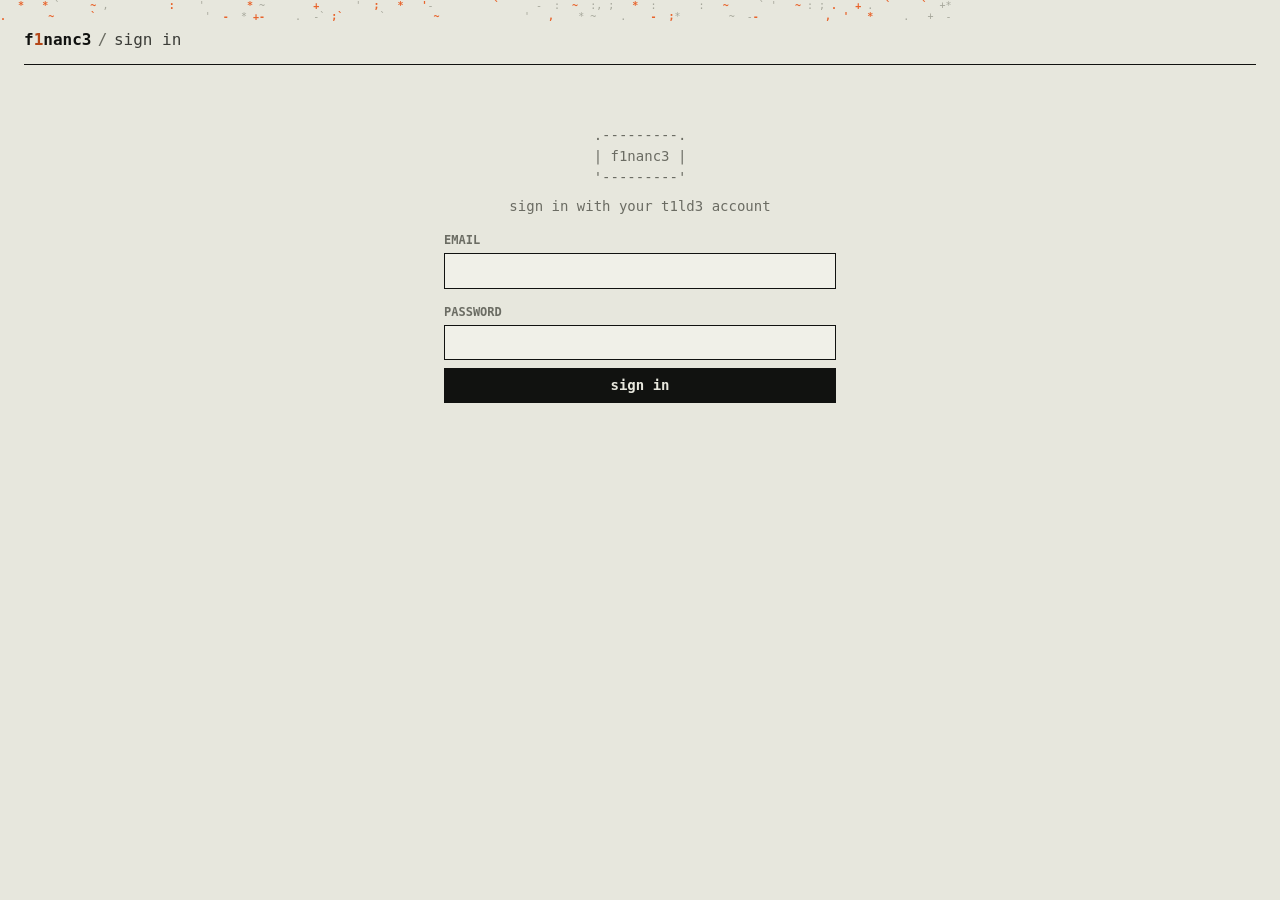
<file: index.html>
<!doctype html>
<html lang="en">
<head>
  <meta charset="utf-8">
  <!-- Only f1nanc3's own code runs, and it only talks to its own server
       (plus the stand-in server when testing on localhost). The inline
       theme script is allowed by its hash: change it, change the hash
       (tests/logic.mjs checks). -->
  <meta http-equiv="Content-Security-Policy" content="default-src 'none'; script-src 'self' 'sha256-xzktn2kr06WTkr8M+Xzodt7b7i8k+cR5CYwsTnSXwCk='; style-src 'self' 'unsafe-inline'; img-src 'self' data: blob:; font-src 'self'; manifest-src 'self'; worker-src 'self'; connect-src 'self' https://zuzpyrwoovdavbuqrqpx.supabase.co http://localhost:8766; form-action 'self'; base-uri 'none'; object-src 'none'">
  <meta name="referrer" content="no-referrer">
  <meta name="viewport" content="width=device-width, initial-scale=1, viewport-fit=cover">
  <title>f1nanc3</title>
  <meta name="description" content="f1nanc3: where your money goes, from your bank statements.">
  <meta name="theme-color" content="#E7E7DD" media="(prefers-color-scheme: light)">
  <meta name="theme-color" content="#121311" media="(prefers-color-scheme: dark)">
  <meta name="apple-mobile-web-app-capable" content="yes">
  <meta name="apple-mobile-web-app-title" content="f1nanc3">
  <meta name="apple-mobile-web-app-status-bar-style" content="black-translucent">
  <meta name="robots" content="noindex">
  <link rel="manifest" href="manifest.webmanifest">
  <link rel="apple-touch-icon" href="icons/icon-180.png">
  <link rel="icon" href="icons/icon-192.png">
  <!-- The page's colour before the stylesheet loads, so it never flashes white. -->
  <style>html { background: #E7E7DD; } @media (prefers-color-scheme: dark) { html:not([data-theme="day"]) { background: #121311; } } html[data-theme="night"] { background: #121311; }</style>
  <!-- The day/night choice (js/theme.js), applied before anything draws. -->
  <script>try { var t = localStorage.getItem("f1nanc3.theme"); if (t === "day" || t === "night") document.documentElement.dataset.theme = t; } catch (e) {}</script>
  <link rel="stylesheet" href="style.css">
  <script type="module" src="js/app.js"></script>
</head>
<body>
  <header>
    <pre class="noise" aria-hidden="true"></pre>
    <div class="bar">
      <div class="trail"></div>
      <a href="#/ask" class="ask-link" aria-label="ask a question" title="ask (press /)" hidden>&gt;_</a>
      <button type="button" class="eye" data-action="privacy" aria-label="hide amounts" aria-pressed="false" hidden><svg viewBox="0 0 24 24" width="22" height="22" aria-hidden="true"><path d="M2 12s3.6-7 10-7 10 7 10 7-3.6 7-10 7S2 12 2 12z" fill="none" stroke="currentColor" stroke-width="2"/><circle cx="12" cy="12" r="3" fill="currentColor"/><line class="slash" x1="4" y1="20" x2="20" y2="4" stroke="currentColor" stroke-width="2"/></svg></button>
      <a href="#/settings" class="cog" aria-label="settings" hidden>⚙</a>
    </div>
  </header>
  <p class="banner" hidden></p>
  <main></main>
  <nav hidden>
    <a href="#/">overview</a>
    <a href="#/tx">list</a>
    <a href="#/budget">budget</a>
    <a href="#/subs">subs</a>
    <a href="#/charts">charts</a>
  </nav>
</body>
</html>
</file>
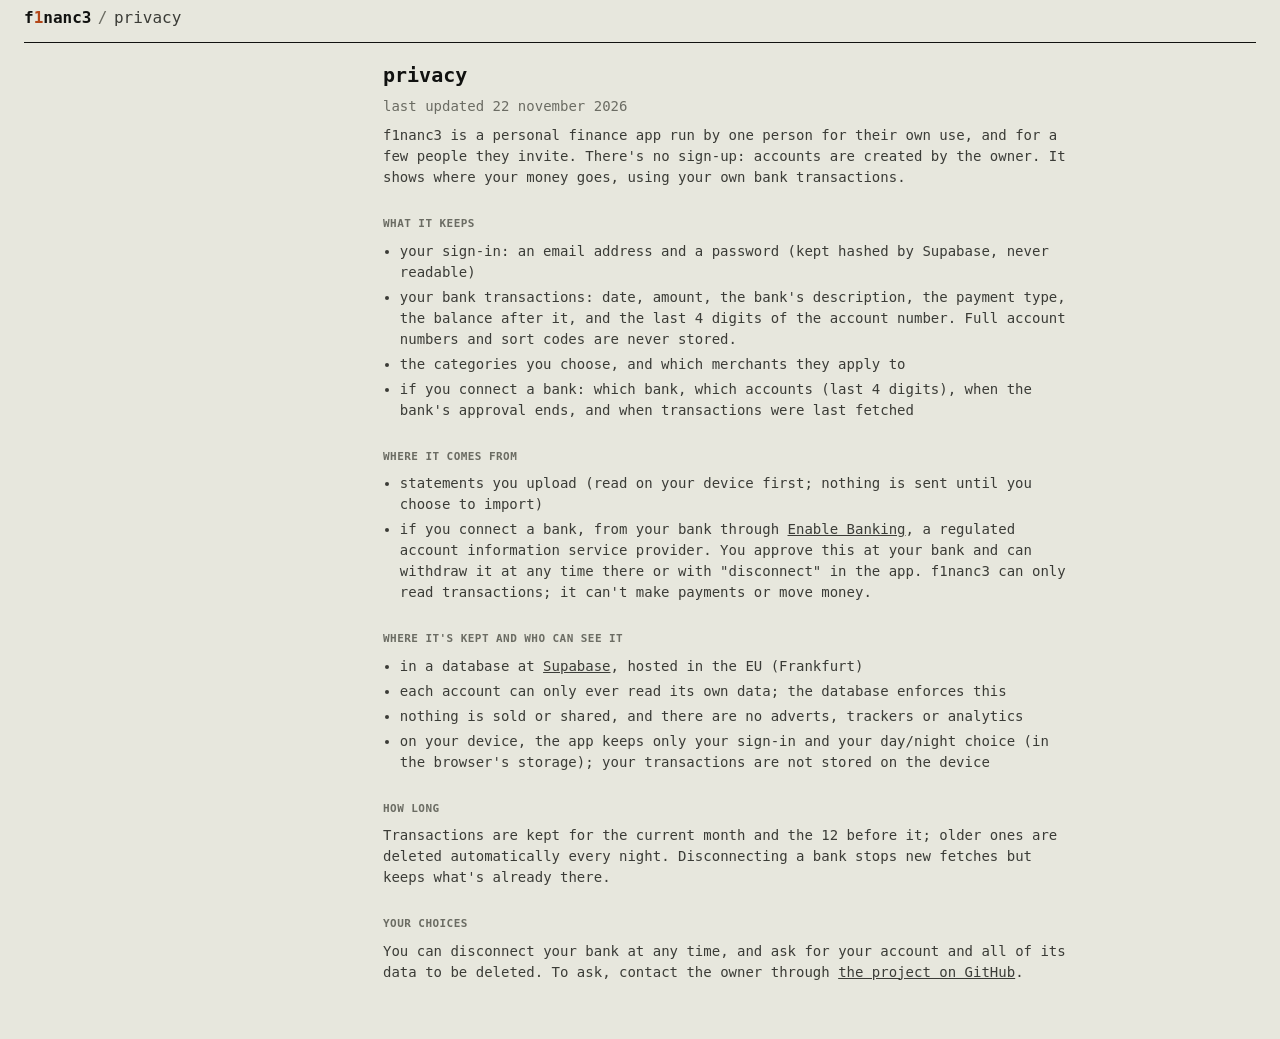
<file: privacy.html>
<!doctype html>
<html lang="en">
<head>
  <meta charset="utf-8">
  <meta http-equiv="Content-Security-Policy" content="default-src 'none'; style-src 'self' 'unsafe-inline'; img-src 'self'; base-uri 'none'; form-action 'none'">
  <meta name="referrer" content="no-referrer">
  <meta name="viewport" content="width=device-width, initial-scale=1">
  <title>f1nanc3 privacy</title>
  <meta name="robots" content="noindex">
  <link rel="icon" href="icons/icon-192.png">
  <link rel="stylesheet" href="style.css">
  <style>main.legal { max-width: 720px; margin: 0 auto; } .legal h2 { margin-top: 28px; } .legal li { list-style: disc; margin: 4px 0 4px 1.2em; }</style>
</head>
<body>
  <header><div class="bar"><div class="trail"><a href="./" class="home">f<span class="one">1</span>nanc3</a><span class="slash">/</span><span>privacy</span></div></div></header>
  <main class="legal">
    <h1>privacy</h1>
    <p class="muted">last updated 22 november 2026</p>

    <p>f1nanc3 is a personal finance app run by one person for their own use, and for a few people they invite. There's no sign-up: accounts are created by the owner. It shows where your money goes, using your own bank transactions.</p>

    <h2>what it keeps</h2>
    <ul>
      <li>your sign-in: an email address and a password (kept hashed by Supabase, never readable)</li>
      <li>your bank transactions: date, amount, the bank's description, the payment type, the balance after it, and the last 4 digits of the account number. Full account numbers and sort codes are never stored.</li>
      <li>the categories you choose, and which merchants they apply to</li>
      <li>if you connect a bank: which bank, which accounts (last 4 digits), when the bank's approval ends, and when transactions were last fetched</li>
    </ul>

    <h2>where it comes from</h2>
    <ul>
      <li>statements you upload (read on your device first; nothing is sent until you choose to import)</li>
      <li>if you connect a bank, from your bank through <a href="https://enablebanking.com/">Enable Banking</a>, a regulated account information service provider. You approve this at your bank and can withdraw it at any time there or with "disconnect" in the app. f1nanc3 can only read transactions; it can't make payments or move money.</li>
    </ul>

    <h2>where it's kept and who can see it</h2>
    <ul>
      <li>in a database at <a href="https://supabase.com/">Supabase</a>, hosted in the EU (Frankfurt)</li>
      <li>each account can only ever read its own data; the database enforces this</li>
      <li>nothing is sold or shared, and there are no adverts, trackers or analytics</li>
      <li>on your device, the app keeps only your sign-in and your day/night choice (in the browser's storage); your transactions are not stored on the device</li>
    </ul>

    <h2>how long</h2>
    <p>Transactions are kept for the current month and the 12 before it; older ones are deleted automatically every night. Disconnecting a bank stops new fetches but keeps what's already there.</p>

    <h2>your choices</h2>
    <p>You can disconnect your bank at any time, and ask for your account and all of its data to be deleted. To ask, contact the owner through <a href="https://github.com/kayym33/f1nanc3">the project on GitHub</a>.</p>
  </main>
</body>
</html>
</file>
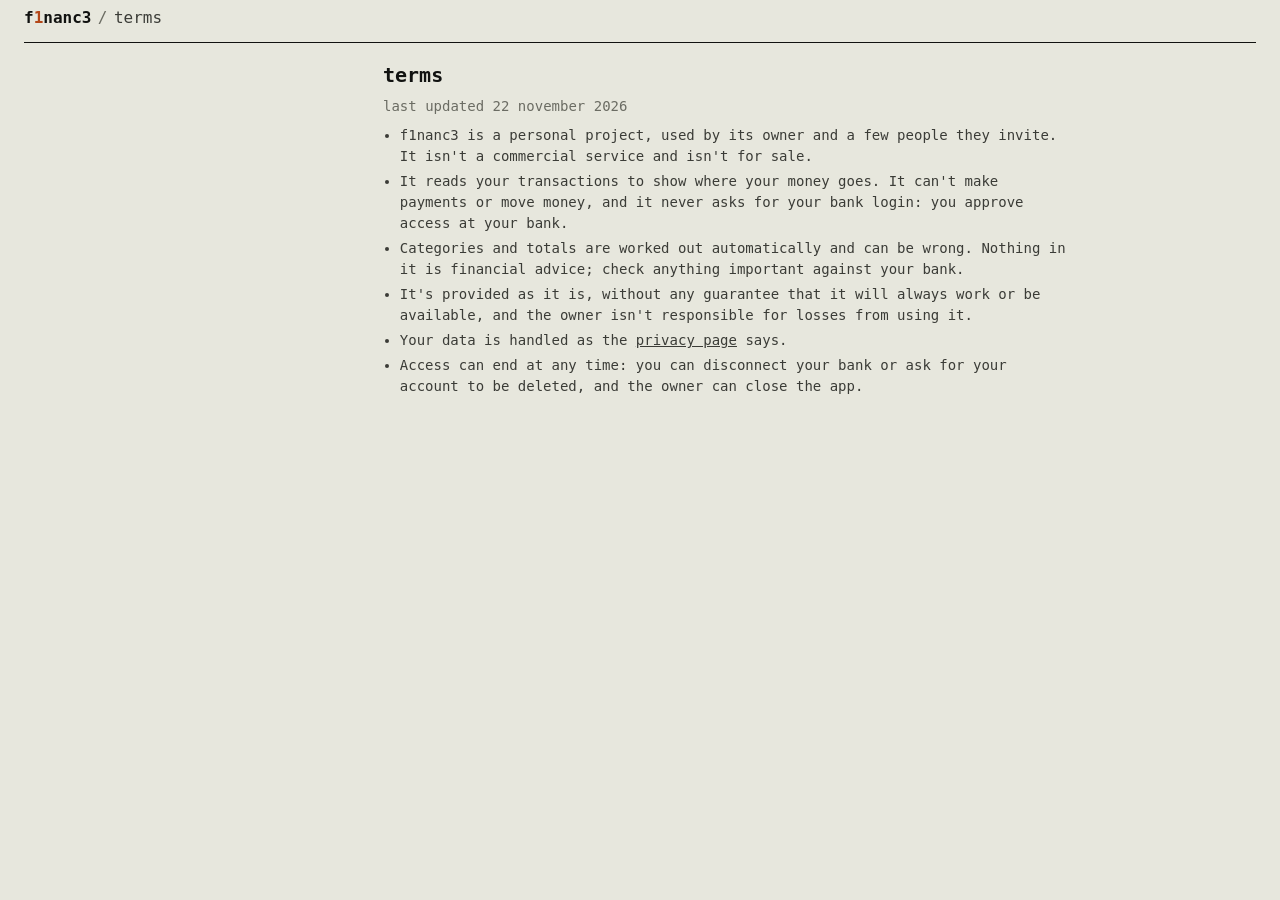
<file: terms.html>
<!doctype html>
<html lang="en">
<head>
  <meta charset="utf-8">
  <meta http-equiv="Content-Security-Policy" content="default-src 'none'; style-src 'self' 'unsafe-inline'; img-src 'self'; base-uri 'none'; form-action 'none'">
  <meta name="referrer" content="no-referrer">
  <meta name="viewport" content="width=device-width, initial-scale=1">
  <title>f1nanc3 terms</title>
  <meta name="robots" content="noindex">
  <link rel="icon" href="icons/icon-192.png">
  <link rel="stylesheet" href="style.css">
  <style>main.legal { max-width: 720px; margin: 0 auto; } .legal h2 { margin-top: 28px; } .legal li { list-style: disc; margin: 4px 0 4px 1.2em; }</style>
</head>
<body>
  <header><div class="bar"><div class="trail"><a href="./" class="home">f<span class="one">1</span>nanc3</a><span class="slash">/</span><span>terms</span></div></div></header>
  <main class="legal">
    <h1>terms</h1>
    <p class="muted">last updated 22 november 2026</p>

    <ul>
      <li>f1nanc3 is a personal project, used by its owner and a few people they invite. It isn't a commercial service and isn't for sale.</li>
      <li>It reads your transactions to show where your money goes. It can't make payments or move money, and it never asks for your bank login: you approve access at your bank.</li>
      <li>Categories and totals are worked out automatically and can be wrong. Nothing in it is financial advice; check anything important against your bank.</li>
      <li>It's provided as it is, without any guarantee that it will always work or be available, and the owner isn't responsible for losses from using it.</li>
      <li>Your data is handled as the <a href="privacy.html">privacy page</a> says.</li>
      <li>Access can end at any time: you can disconnect your bank or ask for your account to be deleted, and the owner can close the app.</li>
    </ul>
  </main>
</body>
</html>
</file>
<file: style.css>
/* t1ld3's look (bone and ink, monospace, square corners, one accent
   colour), taken from t1ld3's phone/style.css. Day and night follow the
   device. The accent is t1ld3's default orange. */
:root {
  --background: #E7E7DD;
  --ink: #111210;
  --ink-soft: #3B3C37;
  --muted: #6B6C63;
  --faint: #A6A79B;
  --rule: #CBCBBF;
  --hover: #D8D8CD;
  --field: #F0F0E8;
  --accent: #E8642C;
  --accent-text: #B44718;
  --warning: #B44718;
  --mono: ui-monospace, "SF Mono", Menlo, "DejaVu Sans Mono", monospace;
  color-scheme: light;
}

@media (prefers-color-scheme: dark) {
  :root:not([data-theme="day"]) {
    --background: #121311;
    --ink: #E7E7DD;
    --ink-soft: #C6C6BA;
    --muted: #8F9086;
    --faint: #4D4E47;
    --rule: #33342F;
    --hover: #262722;
    --field: #1B1C19;
    --warning: #F08A5D;
    --accent-text: #F08A5D;
    color-scheme: dark;
  }
}

:root[data-theme="night"] {
  --background: #121311;
  --ink: #E7E7DD;
  --ink-soft: #C6C6BA;
  --muted: #8F9086;
  --faint: #4D4E47;
  --rule: #33342F;
  --hover: #262722;
  --field: #1B1C19;
  --warning: #F08A5D;
  --accent-text: #F08A5D;
  color-scheme: dark;
}

* { box-sizing: border-box; }

html {
  /* Below a short page the browser shows html's background, not body's.
     index.html sets it from the system theme so the first paint isn't
     white; this follows the app's own day/night choice once it loads, or
     a day app on a dark phone shows black between the page and the tabs. */
  background: var(--background);
  -webkit-text-size-adjust: 100%;
  /* No double-tap zoom, and no rubber-band bounce past the ends: an app's
     pages stay put (pull-to-sync is the app's own, in gestures.js). */
  touch-action: manipulation;
  overscroll-behavior: none;
}

body {
  margin: 0;
  background: var(--background);
  color: var(--ink-soft);
  font: 15px/1.5 var(--mono);
  /* Room for the tab bar, which reaches down past the home indicator. */
  padding-bottom: calc(52px + env(safe-area-inset-bottom) / 2);
  -webkit-tap-highlight-color: transparent;
  overscroll-behavior: none;
  /* Buttons and labels aren't text to select, and long-pressing a link
     shouldn't pop up a preview. */
  -webkit-user-select: none;
  user-select: none;
  -webkit-touch-callout: none;
  transition: padding-bottom 200ms;
}

/* What you'd want to copy stays selectable. */
input, textarea, .raw {
  -webkit-user-select: text;
  user-select: text;
}

a { color: inherit; }

header {
  position: sticky;
  top: 0;
  z-index: 2;
  background: var(--background);
  padding-top: env(safe-area-inset-top);
}

.noise {
  margin: 0;
  height: 2.2em;
  overflow: hidden;
  color: var(--faint);
  font-size: 10px;
  line-height: 1.1;
  white-space: pre;
  user-select: none;
}

.bar {
  display: flex;
  align-items: center;
  gap: 12px;
  margin: 0 16px;
  padding: 6px 0 10px;
  border-bottom: 1px solid var(--ink);
}

.trail {
  flex: 1;
  min-width: 0;
  overflow: hidden;
  white-space: nowrap;
  text-overflow: ellipsis;
  font-size: 17px;
  color: var(--ink-soft);
}

.trail a { text-decoration: none; color: var(--muted); }
.trail .home { color: var(--ink); font-weight: 700; }
.trail .home .one { color: var(--accent-text); }
.trail .slash { color: var(--muted); margin: 0 0.4em; }

.status { color: var(--warning); font-weight: 700; min-width: 1ch; }

main { padding: 16px 16px 24px; }

h1 { color: var(--ink); font-size: 22px; line-height: 1.25; margin: 0; }
h2 {
  color: var(--muted);
  font-size: 11px;
  font-weight: 700;
  letter-spacing: 0.04em;
  text-transform: uppercase;
  margin: 26px 0 8px;
}
h3 { color: var(--ink); font-size: 14px; margin: 16px 0 6px; }
h3.now::after { content: "  ●"; color: var(--accent); }
p { margin: 8px 0; }

.muted { color: var(--muted); }
.faint { color: var(--faint); }
.faded { color: var(--muted); }
.hint { color: var(--muted); font-size: 12px; font-style: italic; }
.label { color: var(--muted); font-size: 11px; font-weight: 700; text-transform: uppercase; }
.center { text-align: center; }
.error { color: var(--warning); }
.flash { border-left: 3px solid var(--accent); padding-left: 10px; color: var(--ink); }
.art { color: var(--muted); margin: 16px 0; font: inherit; }
.art.center { display: table; margin: 40px auto 8px; }
code { font: inherit; color: var(--ink); }

.today { color: var(--ink); font-size: 17px; margin-top: 4px; }
.briefing { color: var(--ink-soft); }

/* Buttons: outlined, or solid ink for the main action. */
.button, .chip {
  appearance: none;
  font: inherit;
  border-radius: 0;
  border: 1px solid var(--ink);
  background: transparent;
  color: var(--ink);
  font-weight: 700;
  padding: 9px 16px;
  min-height: 42px;
}
.button.solid { background: var(--ink); color: var(--background); }
.button.small { border: 0; color: var(--muted); font-weight: 400; min-height: 0; padding: 4px 0; }
.button.wide { width: 100%; margin-top: 8px; }
.button:active, .chip:active { background: var(--hover); }
.button.solid:active { background: var(--ink-soft); }
.button:disabled { opacity: 0.6; }

.row-buttons { display: flex; flex-wrap: wrap; align-items: center; gap: 8px; margin: 12px 0; }
.row-buttons.bottom { margin-top: 28px; }
.spacer { flex: 1; }

.section-head { display: flex; align-items: baseline; gap: 12px; }
.section-head h2 { margin-right: 0; }
.section-head .button.small { margin-left: auto; }

.chips { display: flex; flex-wrap: wrap; gap: 6px; }
.chip { border-color: var(--rule); color: var(--ink-soft); font-weight: 400; min-height: 36px; padding: 5px 12px; }
.chip.on { background: var(--ink); border-color: var(--ink); color: var(--background); }
.chip .swatch { display: inline-block; width: 12px; height: 12px; margin-right: 6px; vertical-align: -1px; box-shadow: inset 0 0 0 1px rgba(0, 0, 0, 0.18); }

.picker { display: flex; align-items: center; gap: 4px; }
.picker .muted { margin-right: 6px; }
.picker .chip { min-width: 40px; border-color: var(--ink); }

/* Fields: 16px text, or iOS zooms in on focus. */
input, select, textarea {
  font: 16px/1.4 var(--mono);
  color: var(--ink);
  background: var(--field);
  border: 1px solid var(--ink);
  border-radius: 0;
  padding: 10px;
  width: 100%;
  -webkit-appearance: none;
  appearance: none;
}
input::placeholder, textarea::placeholder { color: var(--muted); }
select { min-height: 44px; }
.select-row { display: flex; align-items: center; gap: 10px; position: relative; }
/* Fields lose their native look, so the menu draws its own arrow. */
.select-row .caret { position: absolute; right: 12px; pointer-events: none; color: var(--ink); }
.select-row .swatch { width: 28px; height: 28px; flex: none; box-shadow: inset 0 0 0 1px rgba(0, 0, 0, 0.18); }
.select-row select { flex: 1; min-width: 0; padding-right: 34px; }
input:focus, select:focus, textarea:focus { outline: 2px solid var(--accent); outline-offset: -2px; }
input[type="date"], input[type="time"] { min-height: 44px; }

.search { margin: 4px 0 4px; }
input[type="search"]::-webkit-search-cancel-button { display: none; }
.add { margin: 8px 0 4px; }

.editor label { display: block; margin: 14px 0 0; color: var(--muted); font-size: 12px; font-weight: 700; text-transform: uppercase; }
.editor label .hint { display: block; text-transform: none; font-weight: 400; margin: 2px 0 4px; }
.editor label input, .editor label select, .editor label textarea { margin-top: 4px; text-transform: none; font-weight: 400; }
.pair { display: grid; grid-template-columns: 1fr 1fr; gap: 12px; }

/* Lists */
ul, ol { list-style: none; margin: 0; padding: 0; }

.center-row { justify-content: center; }
.sr { position: absolute; width: 1px; height: 1px; overflow: hidden; clip: rect(0 0 0 0); }

/* The month, with steps to the one before and after. */
.month-bar { display: flex; align-items: center; justify-content: space-between; gap: 8px; }
.month-bar h1 { flex: 1; text-align: center; }
.step {
  appearance: none; border: 1px solid var(--ink); background: none; color: var(--ink);
  font: inherit; font-size: 20px; font-weight: 700; min-width: 44px; min-height: 44px; border-radius: 0;
}
.step:active { background: var(--hover); }
.step.off { border-color: var(--rule); color: var(--faint); display: inline-flex; align-items: center; justify-content: center; }

.totals { display: grid; grid-template-columns: repeat(3, 1fr); gap: 0; margin: 18px 0 0; border: 1px solid var(--ink); }
.totals div { padding: 10px 12px; }
.totals div + div { border-left: 1px solid var(--rule); }
.totals dt { color: var(--muted); font-size: 11px; font-weight: 700; text-transform: uppercase; }
.totals dd { margin: 2px 0 0; color: var(--ink); font-size: 17px; font-weight: 700; white-space: nowrap; overflow: hidden; text-overflow: ellipsis; }

/* Spending by category: name, text bar, amount. */
.meters li {
  display: grid; grid-template-columns: minmax(7em, 1fr) auto minmax(6em, auto); align-items: center; gap: 10px;
  padding: 9px 0; border-bottom: 1px solid var(--rule); cursor: pointer;
}
.meters li:active { background: var(--hover); }
.meters .name { color: var(--ink); overflow: hidden; text-overflow: ellipsis; white-space: nowrap; }
.meters .meter { letter-spacing: -0.05em; white-space: nowrap; }
.meters .amount { text-align: right; color: var(--ink); font-weight: 700; }
.bar-fill { color: var(--accent); }
.bar-empty { color: var(--faint); }

.transactions li {
  display: grid; grid-template-columns: 1fr auto; gap: 0 12px; align-items: baseline;
  padding: 9px 0; border-bottom: 1px solid var(--rule); cursor: pointer;
}
.transactions li:active { background: var(--hover); }
.transactions .who { color: var(--ink); overflow: hidden; text-overflow: ellipsis; white-space: nowrap; }
.transactions .amount { color: var(--ink); font-weight: 700; text-align: right; }
.transactions .amount.in, .big-amount.in { color: var(--accent-text); }
.transactions .what { color: var(--muted); font-size: 12px; }
h3 + .transactions { border-top: 1px solid var(--ink); }

.filters { display: grid; grid-template-columns: 1fr 1fr; gap: 8px; margin: 8px 0 4px; }
.filters select { font-size: 16px; }

.big-amount { color: var(--ink); font-size: 28px; font-weight: 700; margin: 6px 0 10px; }
.facts div { display: grid; grid-template-columns: 7em 1fr; gap: 12px; padding: 6px 0; border-bottom: 1px solid var(--rule); }
.facts dt { color: var(--muted); }
.facts dd { margin: 0; color: var(--ink); overflow-wrap: anywhere; }
.remember { display: flex; align-items: center; gap: 10px; margin: 14px 0 0; color: var(--ink); }
.remember input { width: 20px; height: 20px; padding: 0; accent-color: var(--ink); -webkit-appearance: checkbox; appearance: auto; }

.file { display: block; text-align: center; line-height: 22px; margin: 16px 0 8px; }
.how { list-style: decimal; padding-left: 1.6em; }
.how li { margin: 4px 0; }

nav {
  position: fixed;
  left: 0;
  right: 0;
  bottom: 0;
  z-index: 3;
  display: flex;
  background: var(--background);
  border-top: 1px solid var(--ink);
}
nav[hidden] { display: none; }
nav a {
  flex: 1;
  text-align: center;
  text-decoration: none;
  color: var(--muted);
  /* The tabs reach the bottom of the screen, so the selected one is a
     solid block down to the edge, as in iOS. Their text sits in the top
     part, half the home indicator's space above it: clear of the
     indicator without floating. */
  padding: 14px 0 calc(12px + env(safe-area-inset-bottom) / 2);
  font-size: 14px;
}
nav a.on { color: var(--background); background: var(--ink); font-weight: 700; position: relative; }
/* The open tab carries a bar of the accent, or the flag's stripes. */
nav a.on::before { content: ""; position: absolute; left: 0; right: 0; top: 0; height: 4px; background: var(--accent-bar, var(--accent)); }

.legal-links { margin-top: 32px; color: var(--muted); font-size: 12px; }
.legal-links a { color: var(--muted); }

/* Charts (views/charts.js). Colours come from the chosen chart style
   (<html data-charts>, js/chartstyle.js) and day or night. Each pair was
   checked for colour-blind separation and contrast (dataviz validator):
   terminal ink + orange (#B44718 by day for contrast on bone), green/red
   #0A5C45 + #D84A2C by day, #5CCB8F + #F0574A at night. Text stays ink. */
:root { --series-in: var(--ink); --series-out: #B44718; --series-last: var(--muted); --good: var(--ink); --bad: #B44718; }
:root[data-charts="terminal-rg"] { --series-in: #0A5C45; --series-out: #D84A2C; --good: #0A5C45; --bad: #D84A2C; }
@media (prefers-color-scheme: dark) {
  :root:not([data-theme="day"]) { --series-out: #E8642C; --bad: #E8642C; }
  :root[data-charts="terminal-rg"]:not([data-theme="day"]) { --series-in: #5CCB8F; --series-out: #F0574A; --good: #5CCB8F; --bad: #F0574A; }
}
:root[data-theme="night"] { --series-out: #E8642C; --bad: #E8642C; }
:root[data-theme="night"][data-charts="terminal-rg"] { --series-in: #5CCB8F; --series-out: #F0574A; --good: #5CCB8F; --bad: #F0574A; }

.chart-block { margin-bottom: 30px; }
.chart-block h2 { margin-top: 18px; }
.headline { display: flex; flex-wrap: wrap; align-items: baseline; gap: 4px 10px; color: var(--ink); margin: 0 0 6px; }
.headline .big { font-size: 24px; font-weight: 700; font-variant-numeric: tabular-nums; }
.delta { font-size: 13px; font-weight: 700; color: var(--ink-soft); }
.delta.good, .readout .good { color: var(--good); }
.delta.bad, .readout .bad { color: var(--bad); }
.chart { width: 100%; touch-action: pan-y; -webkit-user-select: none; user-select: none; }
.chart svg { display: block; overflow: visible; cursor: crosshair; }
.chart .grid { stroke: var(--rule); stroke-width: 1; }
.chart .grid.dotted { stroke-dasharray: 2 4; }
.chart .tick { fill: var(--muted); font: 11px var(--mono); }
.chart .line { fill: none; stroke-width: 2; stroke-linejoin: round; stroke-linecap: round; }
.chart .line.thick { stroke-width: 3; }
.chart .line.partial { stroke-dasharray: 3 4; }
.chart .line.in { stroke: var(--series-in); }
.chart .line.out { stroke: var(--series-out); }
.chart .line.last { stroke: var(--series-last); }
.chart .line.spark { stroke: var(--ink); }
.chart .fill { stroke: none; }
.chart .fill.in { fill: var(--series-in); opacity: 0.12; }
.chart .fill.out { fill: var(--series-out); opacity: 0.18; }
.chart .fill.last { fill: var(--series-last); opacity: 0.1; }
.chart .fill.spark { fill: var(--ink); opacity: 0.07; }
.chart .bar.in { fill: var(--series-in); }
.chart .bar.out { fill: var(--series-out); }
.chart .dot { stroke: var(--background); stroke-width: 2; }
.chart .dot.in { fill: var(--series-in); }
.chart .dot.out { fill: var(--series-out); }
.chart .dot.last { fill: var(--series-last); }
.chart .last-level { stroke-width: 1; stroke-dasharray: 1 3; opacity: 0.7; }
.chart .last-level.in { stroke: var(--series-in); }
.chart .last-level.out { stroke: var(--series-out); }
.chart .last-level.last { stroke: var(--series-last); }
.chart .tag.in { fill: var(--series-in); }
.chart .tag.out { fill: var(--series-out); }
.chart .tag.last { fill: var(--series-last); }
.chart .tag.cursor { fill: var(--ink); }
.chart .tag-text { fill: var(--background); font: 700 11px var(--mono); }
.chart .cross line { stroke: var(--muted); stroke-width: 1; stroke-dasharray: 3 3; }
.chart .brush { fill: var(--good); fill-opacity: 0.14; stroke: var(--good); stroke-opacity: 0.6; stroke-dasharray: 3 3; }
:root:not([data-charts="terminal-rg"]) .chart .brush { fill: var(--series-out); stroke: var(--series-out); }
.chart .hit { fill: transparent; }
.chart .bill-day { stroke: var(--ink); stroke-width: 1.5; stroke-dasharray: 2 3; }
.chart .bill-day.gone { stroke: var(--faint); stroke-width: 1; stroke-dasharray: 1 4; }
.chart .bill-label { fill: var(--ink); font: 700 11px var(--mono); }
.chart .bill-label.gone { fill: var(--muted); font-weight: 400; }
.chart .today { stroke: var(--ink); stroke-width: 1; }
.chart .projection { fill: none; stroke: var(--series-out); stroke-width: 1.5; stroke-dasharray: 4 4; opacity: 0.85; }
.legend .key-bill { display: inline-block; height: 12px; border-left: 2px dotted var(--ink); margin: 0 4px 0 10px; }
.legend .key-projection { display: inline-block; width: 14px; border-top: 2px dashed var(--series-out); margin: 0 4px 0 10px; vertical-align: middle; }
.legend .toggle { margin-left: auto; min-height: 28px; padding: 2px 10px; font-size: 12px; }
.legend { flex-wrap: wrap; row-gap: 2px; }
.legend .pair { white-space: nowrap; display: inline-flex; align-items: center; gap: 6px; }
.legend .pair .key { margin-left: 0; }
.legend .pair + .pair { margin-left: 8px; }
.legend .pair .key-bill, .legend .pair .key-projection { margin-left: 0; }
.headline .ahead { color: var(--ink-soft); font-size: 13px; }
.chart-tip .tip-bill { color: var(--ink); font-weight: 700; }
.coming { margin: 12px 0 0; }
.coming h3 { margin: 10px 0 4px; font-size: 11px; color: var(--muted); text-transform: uppercase; letter-spacing: 0.04em; }
.coming li { display: grid; grid-template-columns: 5.5em 1fr auto; gap: 10px; padding: 6px 0; border-bottom: 1px solid var(--rule); color: var(--ink); }
.coming .when { color: var(--muted); }
.coming .amount { font-weight: 700; text-align: right; font-variant-numeric: tabular-nums; }
.coming .sum span:nth-child(2) { font-weight: 700; }
.readout { min-height: 1.5em; margin: 6px 0 0; font-size: 12px; color: var(--ink); font-variant-numeric: tabular-nums; }
.readout .hint { color: var(--muted); font-style: italic; }
.readout.on { border-left: 3px solid var(--series-out); padding-left: 8px; }
.legend { display: flex; align-items: center; gap: 6px; color: var(--ink-soft); font-size: 12px; margin: 0 0 6px; }
.legend .key { display: inline-block; width: 10px; height: 10px; border-radius: 2px; margin-left: 8px; }
.legend .key:first-child { margin-left: 0; }
.legend .key.in { background: var(--series-in); }
.legend .key.out { background: var(--series-out); }
.legend .key.last { background: var(--series-last); }
/* Soft: a raised card, like a banking app. */
:root[data-charts="soft"] .chart-block { background: var(--field); border-radius: 14px; padding: 4px 16px 14px; }
:root[data-charts="soft"] .chart-block h2 { margin-top: 14px; }
.chart-tip {
  position: fixed; z-index: 30; pointer-events: none; max-width: 240px;
  background: var(--background); border: 1px solid var(--ink); padding: 7px 10px;
  display: flex; flex-direction: column; gap: 1px; font-size: 12px; color: var(--ink-soft);
}
.chart-tip[hidden] { display: none; }
.chart-tip strong { color: var(--ink); }
.multiples { display: grid; gap: 2px; }
.multiple { display: grid; grid-template-columns: 7.5em minmax(0, 1fr) 5.5em; align-items: center; gap: 12px; padding: 4px 0; border-bottom: 1px solid var(--rule); }
.multiple .name { color: var(--ink); overflow: hidden; text-overflow: ellipsis; white-space: nowrap; }
.multiple .now { text-align: right; color: var(--ink); font-weight: 700; line-height: 1.2; }
.multiple .now small { display: block; color: var(--muted); font-size: 11px; font-weight: 400; }
/* The spreadsheet scrolls sideways on its own; the page never does. */
.sheet-wrap { overflow-x: auto; margin: 6px -16px 0; padding: 0 16px; -webkit-overflow-scrolling: touch; }
.sheet { border-collapse: collapse; font-size: 12px; min-width: 100%; font-variant-numeric: tabular-nums; }
.sheet th, .sheet td { padding: 6px 8px; border-bottom: 1px solid var(--rule); white-space: nowrap; }
.sheet thead th { color: var(--muted); font-weight: 700; text-align: left; border-bottom-color: var(--ink); }
.sheet thead small { color: var(--faint); margin-left: 2px; font-weight: 400; }
.sheet tbody th, .sheet tfoot th { color: var(--ink); font-weight: 400; text-align: left; position: sticky; left: 0; background: var(--background); }
:root[data-charts="soft"] .sheet tbody th, :root[data-charts="soft"] .sheet tfoot th { background: var(--field); }
.sheet .num { text-align: right; }
.sheet .cell { color: var(--ink); cursor: pointer; background: color-mix(in srgb, var(--series-out) calc(var(--shade, 0) * 100%), transparent); }
.sheet .cell:hover { outline: 1px solid var(--ink); outline-offset: -1px; }
.sheet .total { color: var(--ink); font-weight: 700; }
.sheet tfoot td, .sheet tfoot th { border-top: 1px solid var(--ink); font-weight: 700; color: var(--ink); }

/* The list's table on a wide screen: sortable, resizable headings. */
.tx-table th { padding: 0; }
.tx-table th .sort {
  appearance: none; border: 0; background: none; font: inherit; color: inherit; text-transform: inherit;
  width: 100%; text-align: inherit; padding: 6px 14px 6px 8px; cursor: pointer; white-space: nowrap;
}
.tx-table th.num .sort { text-align: right; }
.tx-table th .sort:hover { color: var(--ink); }
.tx-table thead th.num { color: var(--muted); font-weight: 700; }
.tx-table th.sorted, .tx-table th.sorted .sort { color: var(--ink); }
.tx-table th .arrow { color: var(--accent-text); margin-left: 4px; font-size: 9px; }
.tx-table .col-resize { position: absolute; top: 0; right: 0; bottom: 0; width: 8px; cursor: col-resize; z-index: 2; touch-action: none; }
.tx-table .col-resize::after { content: ""; position: absolute; top: 25%; bottom: 25%; right: 0; border-left: 1px solid var(--rule); }
.tx-table .col-resize:hover::after, .tx-table.resizing .col-resize::after { border-left: 2px solid var(--accent); top: 0; bottom: 0; }
.tx-table.sized { table-layout: fixed; }
.tx-table.sized td { overflow: hidden; text-overflow: ellipsis; }
.tx-table.sized .who { width: auto; max-width: none; }
.tx-table.resizing { cursor: col-resize; user-select: none; }

/* Before payday: what's spare to move to savings (overview). */
.nudge { margin: 14px 0 0; border: 1px solid var(--good); border-left-width: 4px; padding: 10px 12px; color: var(--ink); }
.nudge p { margin: 2px 0; }
.nudge .row-buttons { margin: 8px 0 0; }

/* The balance and pay still to come (overview). */
.totals .note { display: block; margin-top: 2px; color: var(--muted); font-size: 11px; line-height: 1.3; }
.balance { margin: 14px 0 0; border: 1px solid var(--rule); padding: 10px 12px; }
.balance > div { color: var(--ink-soft); margin: 2px 0; }
.balance .big { color: var(--ink); font-size: 18px; font-weight: 700; font-variant-numeric: tabular-nums; }
.balance .part { color: var(--muted); font-size: 12px; margin-left: 10px; white-space: nowrap; }
.balance .hint { margin: 4px 0 0; }
.balance .overdrawn { color: var(--warning); }
.coming li.in .amount { color: var(--good); }
.coming li small { color: var(--muted); }
/* Settings: naming accounts. */
.accounts li { display: grid; gap: 6px; padding: 10px 0; border-bottom: 1px solid var(--rule); }
.account-name { display: grid; grid-template-columns: 4.5em minmax(0, 1fr) auto; gap: 8px; align-items: center; }
.account-name .number { color: var(--muted); }
.account-name input { padding: 6px 8px; }
.balance-note { font-size: 12px; }
.move-form .pair label .select-row { margin-top: 4px; }
.move-form button[type="submit"] { margin-top: 14px; }

/* The budget (views/budget.js) and the overview's budget box. */
.goal .big { color: var(--ink); font-size: 24px; font-weight: 700; font-variant-numeric: tabular-nums; }
.goal p { margin: 4px 0; }
.goal-bar { letter-spacing: -0.05em; white-space: nowrap; overflow: hidden; }
.allowance { color: var(--ink); margin: 4px 0 8px; }
.allowance b { font-size: 18px; }
.warn-flash { border-left-color: var(--warning); }
.budget-meters li { grid-template-columns: minmax(7em, 1fr) auto minmax(7em, auto); grid-template-rows: auto auto; }
.budget-meters .note { grid-column: 1 / -1; color: var(--muted); font-size: 12px; margin-top: -2px; }
.budget-meters .amount small { color: var(--muted); font-weight: 400; }
.budget-meters li.warn .bar-fill { color: var(--warning); }
.budget-meters li.over .bar-fill, .budget-meters li.over .amount { color: var(--warning); }
.budget-meters li.warn .note, .budget-meters li.over .note { color: var(--warning); }
.plans { display: grid; grid-template-columns: repeat(auto-fit, minmax(180px, 1fr)); gap: 10px; margin: 8px 0; }
.plan {
  appearance: none; text-align: left; font: inherit; color: var(--ink-soft); background: transparent;
  border: 1px solid var(--rule); border-radius: 0; padding: 12px; display: flex; flex-direction: column; gap: 4px; cursor: pointer;
}
.plan:hover { border-color: var(--ink); }
.plan.on { border: 2px solid var(--ink); padding: 11px; }
.plan-name { color: var(--ink); font-weight: 700; text-transform: uppercase; font-size: 12px; letter-spacing: 0.04em; }
.plan.on .plan-name::after { content: " · yours"; color: var(--accent-text); }
.plan-saving { font-size: 22px; font-weight: 700; font-variant-numeric: tabular-nums; }
.plan-saving small { font-size: 12px; font-weight: 400; color: var(--muted); margin-left: 6px; }
.plan-goal { color: var(--ink); }
.plan-about { color: var(--muted); font-size: 12px; }
.good { color: var(--good); }
.bad { color: var(--bad); }
.sums .total { border-top: 1px solid var(--ink); }
.sums .total dt, .sums .total dd { font-weight: 700; }
.budget-table { width: 100%; border-collapse: collapse; margin-top: 6px; font-variant-numeric: tabular-nums; }
.budget-table th, .budget-table td { padding: 6px 4px; border-bottom: 1px solid var(--rule); text-align: left; font-weight: 400; }
.budget-table thead th { color: var(--muted); font-size: 11px; font-weight: 700; text-transform: uppercase; border-bottom-color: var(--ink); }
.budget-table tbody th { color: var(--ink); }
.budget-table .num { text-align: right; }
.budget-table small.essential { color: var(--muted); font-size: 11px; margin-left: 6px; }
.budget-amount { display: inline-flex; align-items: center; gap: 4px; justify-content: flex-end; }
.budget-amount input { width: 5.5em; padding: 4px 6px; text-align: right; }
.where li { display: flex; justify-content: space-between; gap: 12px; padding: 7px 0; border-bottom: 1px solid var(--rule); color: var(--ink); }
.budget-box { margin-top: 14px; }
.budget-box h2 { margin-top: 6px; }
.budget-link span:first-child { color: var(--accent); }
main[data-view="budget"] { max-width: 820px; }

/* The PIN lock screen, as a terminal (views/lock.js). */
.lock { max-width: 360px; margin: 0 auto; display: flex; flex-direction: column; gap: 28px; min-height: calc(100dvh - 160px); }
.lock-screen { flex-grow: 1; display: flex; flex-direction: column; justify-content: center; gap: 10px; font-size: 16px; line-height: 1.5; }
.lock-screen p { margin: 0; }
.lock-command { color: var(--muted); }
.lock-pin { display: flex; gap: 8px; align-items: center; color: var(--ink); }
.lock-pin .pin-text { letter-spacing: 6px; font-size: 22px; font-weight: 700; color: var(--accent-text); }
.lock-pin .cursor { display: inline-block; width: 10px; height: 20px; background: var(--accent); animation: blink 1.1s steps(1) infinite; }
@keyframes blink { 50% { opacity: 0; } }
.lock-pin.shake { animation: shake 0.4s; }
@keyframes shake { 20%, 60% { transform: translateX(-8px); } 40%, 80% { transform: translateX(8px); } }
.lock-message { min-height: 1.5em; color: var(--warning); }
.keypad { display: grid; grid-template-columns: repeat(3, 1fr); gap: 8px; }
.keypad .key {
  appearance: none; font: inherit; font-size: 20px; color: var(--ink); background: transparent;
  border: 1px solid var(--rule); border-radius: 0; height: 64px; cursor: pointer;
}
.keypad .key:active, .keypad .key:hover { background: var(--hover); }
.lock .forgot { align-self: center; appearance: none; font: inherit; font-size: 13px; color: var(--muted); background: transparent; border: none; text-decoration: underline; padding: 12px; cursor: pointer; }
.pin-form button[type="submit"] { margin-top: 12px; }
@media (prefers-reduced-motion: reduce) { .lock-pin.shake, .lock-pin .cursor { animation: none; } }

/* Privacy mode: the 👁 in the header; every amount blurred. */
.eye { appearance: none; border: 0; background: none; color: var(--muted); padding: 4px 6px; cursor: pointer; display: inline-flex; }
.eye[hidden] { display: none; }
.eye .slash { display: none; }
.eye[aria-pressed="true"] { color: var(--accent-text); }
.eye[aria-pressed="true"] .slash { display: inline; }
body.private span.money > span { display: none; }
body.private span.money::before { content: attr(data-mask); }
body.private .budget-amount input, body.private .move-form input[name="amount"] { filter: blur(5px); }
body.private .budget-amount input:focus, body.private .move-form input[name="amount"]:focus { filter: none; }

/* The ⚙ at the top right: settings. */
.cog { color: var(--muted); text-decoration: none; font-size: 22px; line-height: 1; padding: 4px 2px 4px 10px; }
.cog.on { color: var(--accent-text); }
.cog[hidden] { display: none; }

/* Subscriptions and bills (views/subs.js). */
.subs-total { color: var(--ink); font-size: 18px; margin: 4px 0 0; }
.subs-total strong { font-size: 34px; }
.section-total { margin-left: auto; color: var(--muted); font-size: 12px; }
.subs li {
  display: grid; grid-template-columns: 1fr auto auto; gap: 0 12px; align-items: baseline;
  padding: 10px 0; border-bottom: 1px solid var(--rule); cursor: pointer;
}
.subs li:active, .subs li:hover { background: var(--hover); }
.subs .who { color: var(--ink); overflow: hidden; text-overflow: ellipsis; white-space: nowrap; }
.subs .amount { color: var(--ink); font-weight: 700; text-align: right; }
.subs .side { min-width: 3.5em; text-align: right; }
.subs .what { grid-column: 1 / -1; color: var(--muted); font-size: 12px; }
.subs.ended .who, .subs.ended .amount { color: var(--muted); font-weight: 400; }
.sub-link { color: var(--accent-text); font-weight: 700; text-decoration: none; padding: 6px 0 6px 10px; }
p > .sub-link { padding: 0; }
.add-link { color: var(--faint); font-size: 12px; }
.warn-note { color: var(--warning); }
.change.up { color: var(--warning); }
.change.down { color: var(--accent-text); }
.mini-chart { margin: 18px 0 4px; font: 12px/1.1 var(--mono); color: var(--ink); white-space: pre; overflow: hidden; }
.mini-chart b { font-weight: 400; }
.mini-chart .a { color: var(--accent); }
.hidden-subs { margin-top: 22px; color: var(--muted); }
.hidden-subs summary { cursor: pointer; font-size: 12px; font-weight: 700; text-transform: uppercase; letter-spacing: 0.04em; }
.big-amount small { font-size: 15px; font-weight: 400; }
.link-form input { margin-top: 0; }

/* The bank connection needs you: every page says so. */
.banner { margin: 12px 16px 0; padding: 9px 12px; border: 1px solid var(--accent); color: var(--ink); }
.banner[hidden] { display: none; }
.banner a { color: var(--accent-text); font-weight: 700; text-decoration: none; }

/* The river (views/river.js): one canvas of glyphs, and a tooltip. */
.river-line { color: var(--ink); margin: 14px 0 6px; }
.river-wrap { position: relative; height: 440px; margin: 8px -4px 4px; touch-action: manipulation; }
.river { display: block; }
.river-tip {
  position: absolute; z-index: 1; max-width: 260px; pointer-events: none;
  background: var(--background); border: 1px solid var(--ink); padding: 8px 10px;
  display: flex; flex-direction: column; gap: 2px; font-size: 13px;
}
.river-tip[hidden] { display: none; }
.river-tip strong { color: var(--ink); }
.river-card { border: 1px solid var(--ink); padding: 10px 12px; margin: 4px 0 8px; display: flex; flex-direction: column; gap: 2px; }
.river-card[hidden] { display: none; }
.river-card strong { color: var(--ink); }
.river-card a { color: var(--accent-text); font-weight: 700; margin-top: 6px; text-decoration: none; padding: 4px 0; }

/* Your year, wrapped (views/wrapped.js): a full-screen deck of cards. */
.wrapped-link {
  appearance: none; display: flex; align-items: center; gap: 10px; width: 100%;
  margin: 16px 0 0; padding: 12px 14px; border: 1px dashed var(--ink); border-radius: 0;
  background: none; color: var(--ink); font: inherit; font-weight: 700; text-align: left; cursor: pointer;
}
.wrapped-link span { color: var(--accent); }
.wrapped-link .go { margin-left: auto; color: var(--muted); }
.wrapped-link:active, .wrapped-link:hover { background: var(--hover); }

body.wrapped-open { overflow: hidden; }
body.wrapped-open nav { display: none; }
.wrapped {
  position: fixed; inset: 0; z-index: 20; display: flex; flex-direction: column;
  background: var(--background); overflow: hidden; cursor: pointer;
  padding: calc(env(safe-area-inset-top) + 14px) 22px calc(env(safe-area-inset-bottom) + 22px);
  -webkit-user-select: none; user-select: none;
}
.w-progress { display: flex; gap: 4px; width: 100%; max-width: 680px; margin: 0 auto; padding-right: 36px; }
.w-progress span { flex: 1; height: 3px; background: var(--rule); overflow: hidden; }
.w-progress i { display: block; height: 100%; width: 0; background: var(--ink); }
.w-progress .done i { width: 100%; }
.w-progress .now i { animation: w-fill var(--auto, 8000ms) linear forwards; }
.wrapped.last .w-progress .now i { width: 100%; animation: none; }
.wrapped.paused .w-progress .now i { animation-play-state: paused; }
@keyframes w-fill { to { width: 100%; } }
.w-close {
  position: absolute; top: calc(env(safe-area-inset-top) + 2px); right: 12px;
  appearance: none; border: 0; background: none; font: inherit; font-size: 28px; color: var(--muted);
  min-width: 44px; min-height: 44px; cursor: pointer;
}
.w-deck { flex: 1; display: flex; align-items: center; width: 100%; max-width: 680px; margin: 0 auto; }
.w-card { display: none; width: 100%; }
.w-card.on { display: block; animation: w-in 450ms cubic-bezier(0.2, 0.8, 0.2, 1); }
@keyframes w-in { from { opacity: 0; transform: translateY(16px); } }
.w-kicker { color: var(--muted); font-size: 12px; font-weight: 700; text-transform: uppercase; letter-spacing: 0.06em; margin: 0 0 14px; }
.w-title { color: var(--ink); font-size: 26px; line-height: 1.2; margin: 6px 0; overflow-wrap: anywhere; }
.w-big { color: var(--ink); font-size: 44px; font-weight: 700; line-height: 1.1; margin: 4px 0; }
.w-big small { color: var(--muted); font-size: 16px; font-weight: 400; }
@media (max-width: 600px) { .w-big small { display: block; margin-top: 2px; } }
.w-accent, .w-accent .count { color: var(--accent-text); }
.w-sub { color: var(--ink-soft); margin: 8px 0; }
.w-art { margin: 26px 0 0; font: 13px/1.15 var(--mono); color: var(--faint); white-space: pre; overflow: hidden; }
.w-art.small { font-size: 12px; line-height: 1.45; }
.w-art b { font-weight: 400; }
.w-art .a { color: var(--accent); }
.w-art .d { color: var(--accent-text); }
.w-art .k, .w-art .bar-ink { color: var(--ink); }
.w-art i { color: var(--muted); font-style: normal; }
/* Each row of a picture draws in from the left, one after another. */
.w-row { display: inline-block; }
.w-card.on .w-row { animation: w-row 380ms cubic-bezier(0.2, 0.8, 0.2, 1) both; animation-delay: calc(var(--i) * 70ms + 250ms); }
@keyframes w-row { from { clip-path: inset(0 100% 0 0); } to { clip-path: inset(0 0 0 0); } }
.w-card.on .wave .w-row { animation: w-row 380ms both, w-drift 3s ease-in-out infinite alternate; animation-delay: calc(var(--i) * 70ms + 250ms), calc(var(--i) * -400ms); }
@keyframes w-drift { from { transform: translateX(0); } to { transform: translateX(-1.5ch); } }
.w-list li { display: flex; justify-content: space-between; gap: 12px; padding: 7px 0; border-bottom: 1px solid var(--rule); color: var(--ink); }
.w-end { display: flex; gap: 10px; margin-top: 22px; }
@media (min-width: 900px) {
  .w-title { font-size: 32px; }
  .w-big { font-size: 64px; }
  .w-art { font-size: 15px; }
}
@media (prefers-reduced-motion: reduce) {
  .w-card.on, .w-card.on .w-row, .w-card.on .wave .w-row, .w-progress .now i { animation: none; }
  .w-progress .now i { width: 100%; }
}

/* The phone shows the first 5 of the latest; a wide screen all of them. */
.latest li:nth-child(n+6) { display: none; }

/* Laptop and desktop (js/ui.js WIDE): the header across the top, the tabs
   in a sidebar, the pages in columns, and denser controls. Capped at
   1400px and centred on very wide screens. */
@media (min-width: 900px) {
  body {
    display: grid;
    grid-template-columns: 190px minmax(0, 1fr);
    grid-template-rows: auto 1fr;
    grid-template-areas: "head head" "side main";
    max-width: 1400px;
    min-height: 100vh;
    margin: 0 auto;
    padding-bottom: 0;
    font-size: 14px;
  }
  header { grid-area: head; }
  header .bar { margin: 0 24px; padding-bottom: 12px; }
  .trail { font-size: 16px; }

  nav {
    grid-area: side;
    position: sticky;
    top: var(--header-height, 66px);
    left: auto; right: auto; bottom: auto;
    align-self: start;
    flex-direction: column;
    padding: 20px 0;
    border-top: 0;
    background: none;
  }
  nav a { flex: none; text-align: left; padding: 9px 24px; font-size: 14px; }
  nav a.on::before { top: 0; bottom: 0; left: 0; right: auto; width: 4px; height: auto; background: var(--accent); }
  nav a:not(.on):hover { color: var(--ink); background: var(--hover); }

  main { grid-area: main; min-width: 0; padding: 20px 24px 48px 8px; }
  .banner { grid-area: main; align-self: start; margin: 16px 24px 0 8px; position: relative; z-index: 1; }
  body:has(.banner:not([hidden])) main { padding-top: 70px; }
  main[data-view="import"], main[data-view="me"], main[data-view="subs"], main[data-view="sub"] { max-width: 760px; }
  main[data-view="charts"] { max-width: 980px; }
  /* Signing in: no sidebar, a centred form. */
  body:has(nav[hidden]) main { grid-column: 1 / -1; width: 100%; max-width: 440px; margin: 0 auto; padding: 20px 24px; }

  h1 { font-size: 20px; }
  h2 { margin-top: 20px; }
  .button, .chip { min-height: 34px; padding: 6px 14px; }
  .chip { min-height: 30px; padding: 3px 10px; }
  .button:hover, .chip:hover, .step:hover { background: var(--hover); }
  .button.solid:hover { background: var(--ink-soft); }
  .chip.on:hover { background: var(--ink); }
  input, select, textarea { font-size: 14px; padding: 7px 10px; }
  select { min-height: 36px; }
  .step { min-width: 36px; min-height: 36px; font-size: 17px; }

  .overview-head { display: grid; grid-template-columns: minmax(260px, 1fr) minmax(0, 1.5fr); gap: 32px; align-items: center; }
  .totals { margin: 0; }
  .totals dd { font-size: 16px; }
  .columns { display: grid; grid-template-columns: 1fr 1fr; gap: 40px; align-items: start; }
  .latest li:nth-child(n+6) { display: grid; }
  .meters li, .transactions li { padding: 7px 0; }
  .meters li:hover, .transactions li:hover { background: var(--hover); }

  .split { display: grid; grid-template-columns: minmax(0, 1.8fr) minmax(300px, 1fr); gap: 28px; align-items: start; }
  .split .search { margin-top: 0; }
  .split-detail {
    position: sticky; top: calc(var(--header-height, 66px) + 16px);
    max-height: calc(100vh - var(--header-height, 66px) - 36px); overflow: auto;
    border: 1px solid var(--ink); padding: 14px 18px 18px;
  }
  .split-detail h1 { font-size: 18px; }
  .split-detail .big-amount { font-size: 24px; margin: 4px 0 8px; }
  .split-detail .facts div { grid-template-columns: 6.5em 1fr; }

  .file { display: inline-block; width: auto; padding: 8px 20px; }
  .river-wrap { height: min(560px, calc(100vh - 230px)); min-height: 380px; }
  main[data-view="river"] .month-bar { max-width: 520px; }

  .tx-table { width: 100%; border-collapse: collapse; margin-top: 8px; }
  .tx-table th {
    text-align: left; color: var(--muted); font-size: 11px; font-weight: 700; text-transform: uppercase;
    padding: 6px 8px; border-bottom: 1px solid var(--ink); position: sticky; top: var(--header-height, 66px); z-index: 1; background: var(--background);
  }
  .tx-table td { padding: 6px 8px; border-bottom: 1px solid var(--rule); white-space: nowrap; }
  .tx-table tr { cursor: pointer; }
  .tx-table tbody tr:hover { background: var(--hover); }
  .tx-table tbody tr.on, .tx-table tbody tr.on:hover { background: var(--ink); }
  .tx-table tr.on td, .tx-table tr.on .num.in { color: var(--background); }
  .tx-table .date { color: var(--muted); }
  .tx-table .who { color: var(--ink); max-width: 0; width: 40%; overflow: hidden; text-overflow: ellipsis; }
  .tx-table .what { color: var(--ink-soft); }
  .tx-table .num { text-align: right; font-weight: 700; color: var(--ink); }
  .tx-table .num.in { color: var(--accent-text); }
}

@media (prefers-reduced-motion: reduce) {
  body { transition: none; }
}

/* The command line (views/ask.js): a terminal log, shortcuts, the prompt. */
.ask-link { color: var(--muted); text-decoration: none; font-weight: 700; font-size: 16px; padding: 4px 6px; }
.ask-link.on { color: var(--accent-text); }
.ask-link[hidden] { display: none; }
.ask { display: flex; flex-direction: column; gap: 14px; }
.ask-log { display: flex; flex-direction: column; gap: 18px; }
.ask-entry { display: flex; flex-direction: column; gap: 4px; }
.ask-line { margin: 0; color: var(--ink); line-height: 1.55; overflow-wrap: anywhere; }
.ask-line.dim, .ask .dim { color: var(--muted); }
.ask-q { color: var(--accent-text); font-weight: 700; }
.ask .prompt { color: var(--accent-text); font-weight: 700; }
.ask-help { display: flex; flex-wrap: wrap; gap: 4px 10px; align-items: baseline; }
.ask-example { appearance: none; font: inherit; font-size: 13px; color: var(--ink); background: transparent; border: 1px solid var(--rule); padding: 5px 8px; cursor: pointer; }
.ask-example:hover, .ask-example:active { background: var(--hover); }
.ask-shortcuts { display: flex; flex-wrap: wrap; gap: 6px; }
.ask-rows, .ask-months { list-style: none; margin: 2px 0; padding: 0; }
.ask-rows li { display: grid; grid-template-columns: minmax(0, 1fr) auto auto; gap: 10px; align-items: baseline; padding: 5px 0; border-bottom: 1px solid var(--rule); }
.ask-rows li[data-action] { cursor: pointer; }
.ask-rows li[data-action]:active, .ask-rows li[data-action]:hover { background: var(--hover); }
.ask-rows .who { color: var(--ink); overflow: hidden; text-overflow: ellipsis; white-space: nowrap; }
.ask-rows .who small { color: var(--muted); }
.ask-rows .amount, .ask-months .amount { text-align: right; font-variant-numeric: tabular-nums; color: var(--ink); }
.ask-rows .amount.in { color: var(--good, var(--ink)); }
.ask .meter { white-space: nowrap; letter-spacing: -0.05em; }
.ask-months li { display: grid; grid-template-columns: 3.5ch minmax(0, auto) 1fr; gap: 10px; align-items: baseline; }
.ask-months .m { color: var(--muted); }
.ask-form { display: flex; align-items: center; gap: 8px; border-top: 1px solid var(--rule); padding-top: 12px; }
.ask-form .prompt { font-size: 18px; }
.ask-form input { flex: 1; min-width: 0; font: inherit; font-size: 16px; color: var(--ink); background: transparent; border: none; padding: 10px 0; caret-color: var(--accent); }
.ask-form input:focus { outline: none; }

/* What-if mode (views/whatif.js): sliders, before/after bars, subscriptions to cancel. */
main[data-view="whatif"] { max-width: 720px; }
.whatif-link { color: var(--accent-text); }
.whatif-head p { margin: 2px 0; }
.whatif-save .big { font-size: 30px; font-weight: 700; color: var(--ink); font-variant-numeric: tabular-nums; }
.whatif-goal { color: var(--accent-text); }
.whatif-rows { list-style: none; margin: 0; padding: 0; }
.whatif-rows li { padding: 10px 0; border-bottom: 1px solid var(--rule); display: flex; flex-direction: column; gap: 6px; }
.whatif-label { display: flex; justify-content: space-between; gap: 10px; color: var(--ink); }
.whatif-cut { color: var(--muted); font-size: 13px; text-align: right; }
.whatif-bar { position: relative; height: 10px; }
.whatif-bar span { position: absolute; left: 0; top: 0; bottom: 0; }
.whatif-bar .ghost { background: var(--rule); }
.whatif-bar .fill { background: var(--muted); transition: width 0.2s ease; }
.whatif-bar .fill.cut { background: var(--accent); }
.whatif-slide { display: flex; align-items: center; gap: 12px; }
.whatif-slide input { flex: 1; min-width: 0; height: 28px; padding: 0; border: 0; background: transparent; accent-color: var(--accent); -webkit-appearance: auto; appearance: auto; }
.whatif-slide input:focus { outline: none; }
.whatif-slide input:focus-visible { outline: 2px solid var(--accent); outline-offset: 2px; }
.whatif-slide .amount { min-width: 5ch; text-align: right; color: var(--ink); font-weight: 700; font-variant-numeric: tabular-nums; }
.whatif-subs { display: grid; grid-template-columns: repeat(auto-fill, minmax(140px, 1fr)); gap: 8px; }
.whatif-sub { display: flex; gap: 10px; align-items: center; padding: 10px; border: 1px solid var(--rule); cursor: pointer; color: var(--ink); }
.whatif-sub.on { border-color: var(--accent); }
.whatif-sub input { width: 20px; height: 20px; padding: 0; margin: 0; flex: none; accent-color: var(--accent); -webkit-appearance: checkbox; appearance: auto; }
.whatif-sub > span { display: flex; flex-direction: column; min-width: 0; }
.whatif-sub > span > span { overflow: hidden; text-overflow: ellipsis; white-space: nowrap; }
.whatif-sub small { color: var(--muted); }
@media (prefers-reduced-motion: reduce) { .whatif-bar .fill { transition: none; } }
</file>
